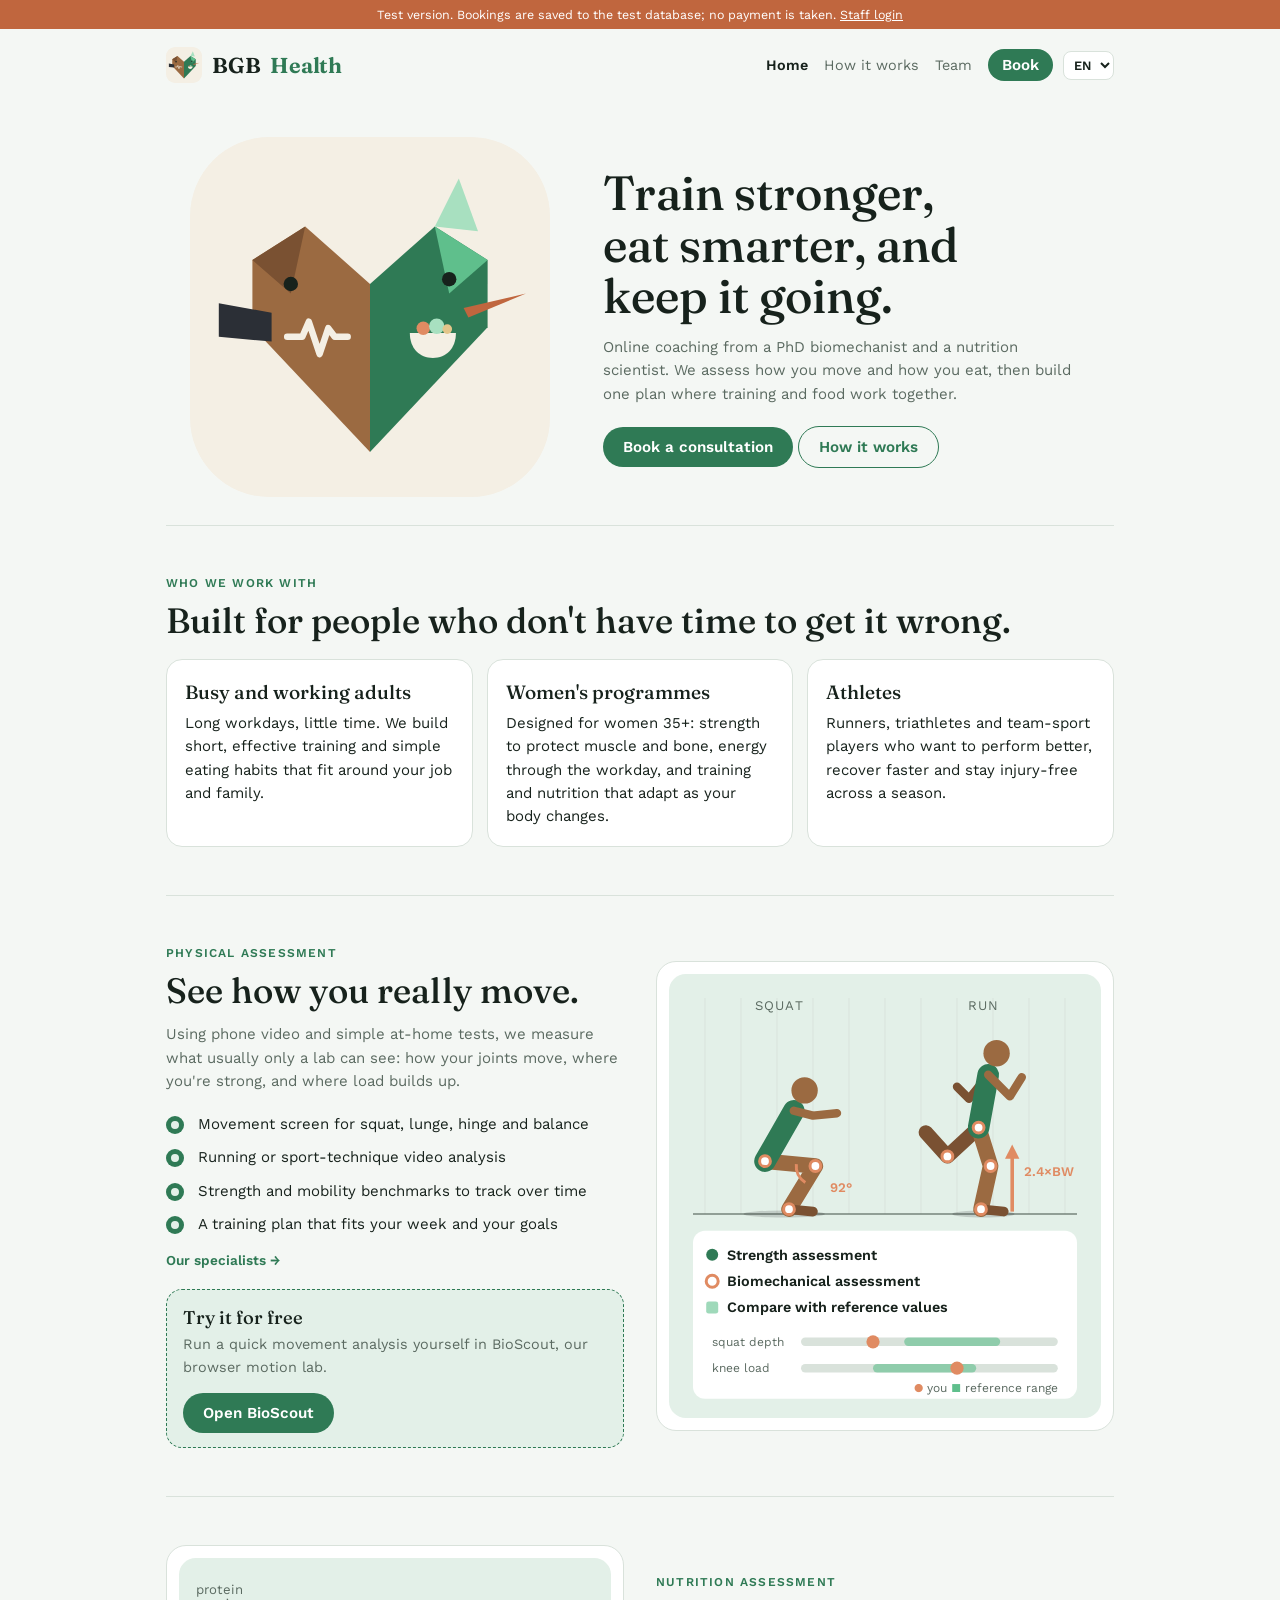
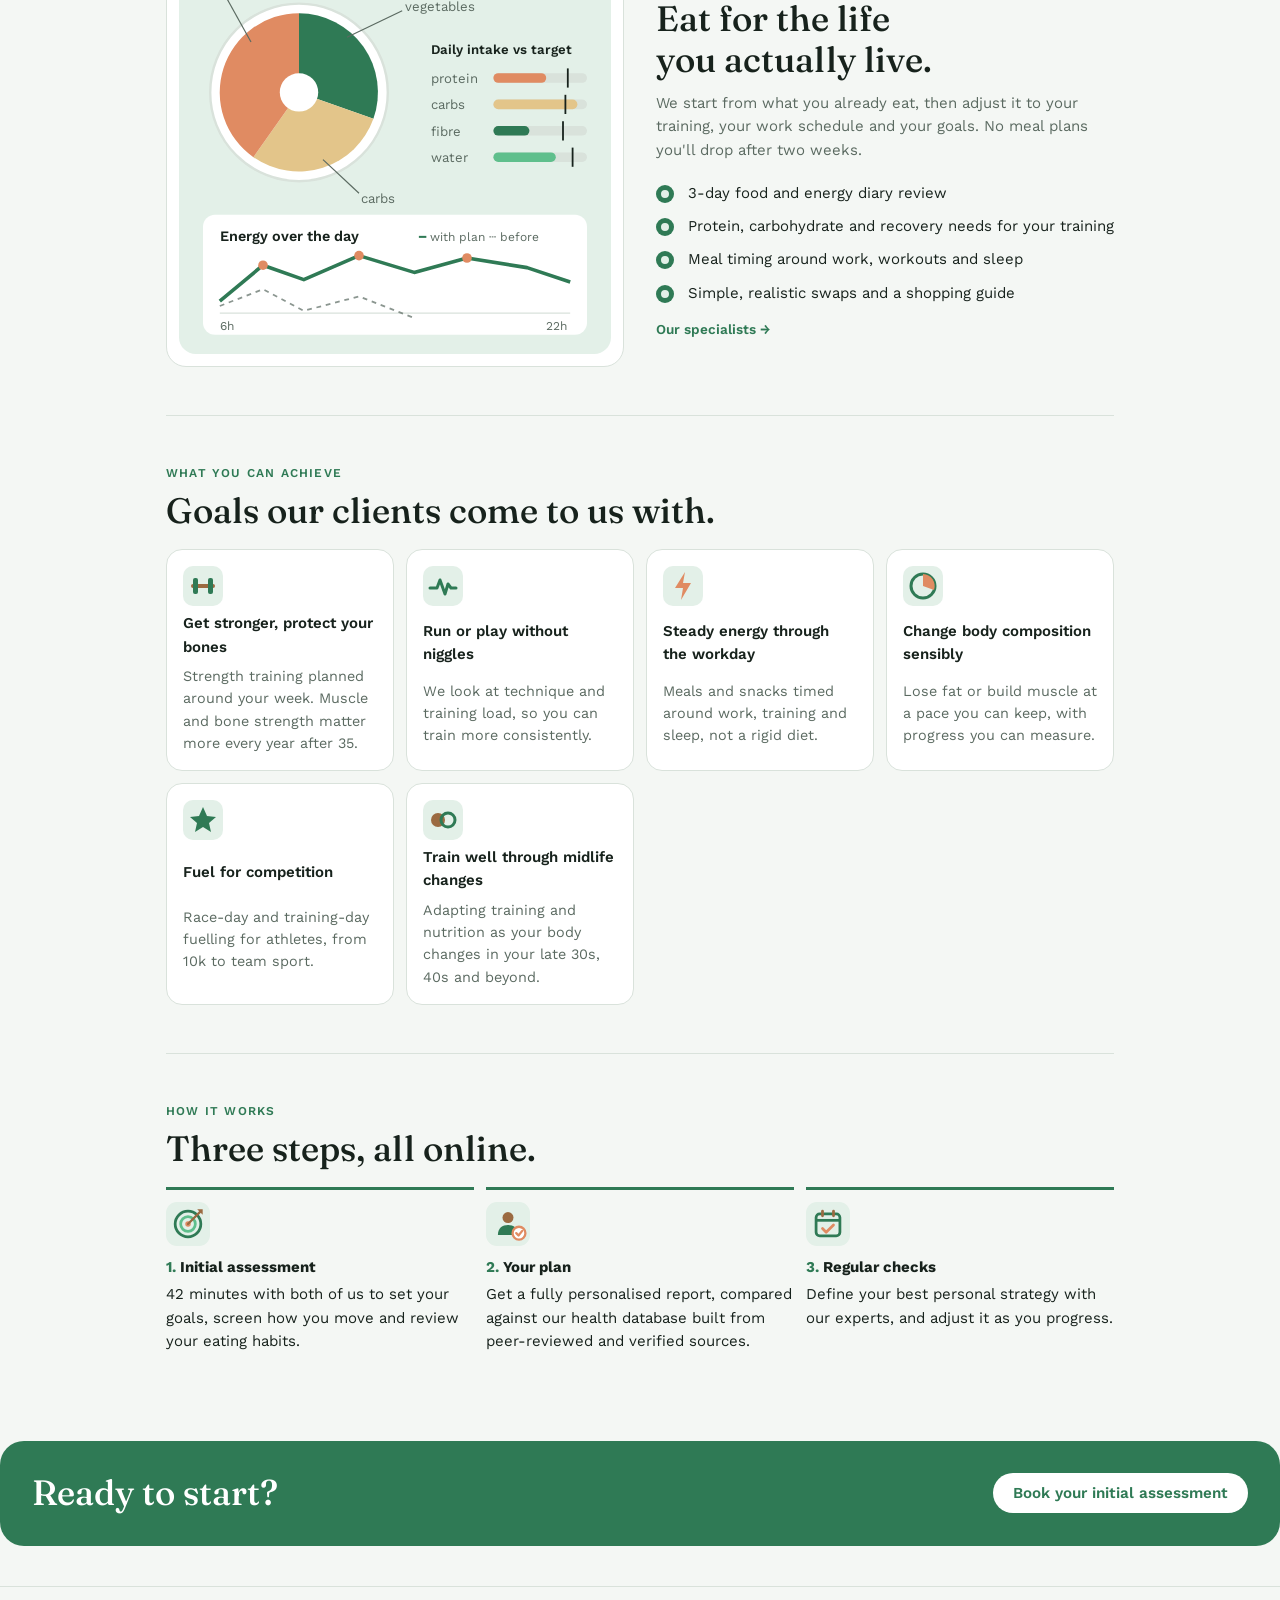
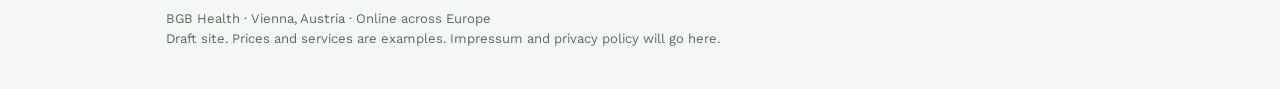
<file: index.html>
<!doctype html><meta charset="utf-8"><title>BGB Health</title><link rel="icon" href="bgb-icon.svg"><meta http-equiv="refresh" content="0;url=site/"><script>location.replace("site/")</script><a href="site/">BGB Health</a>
</file>
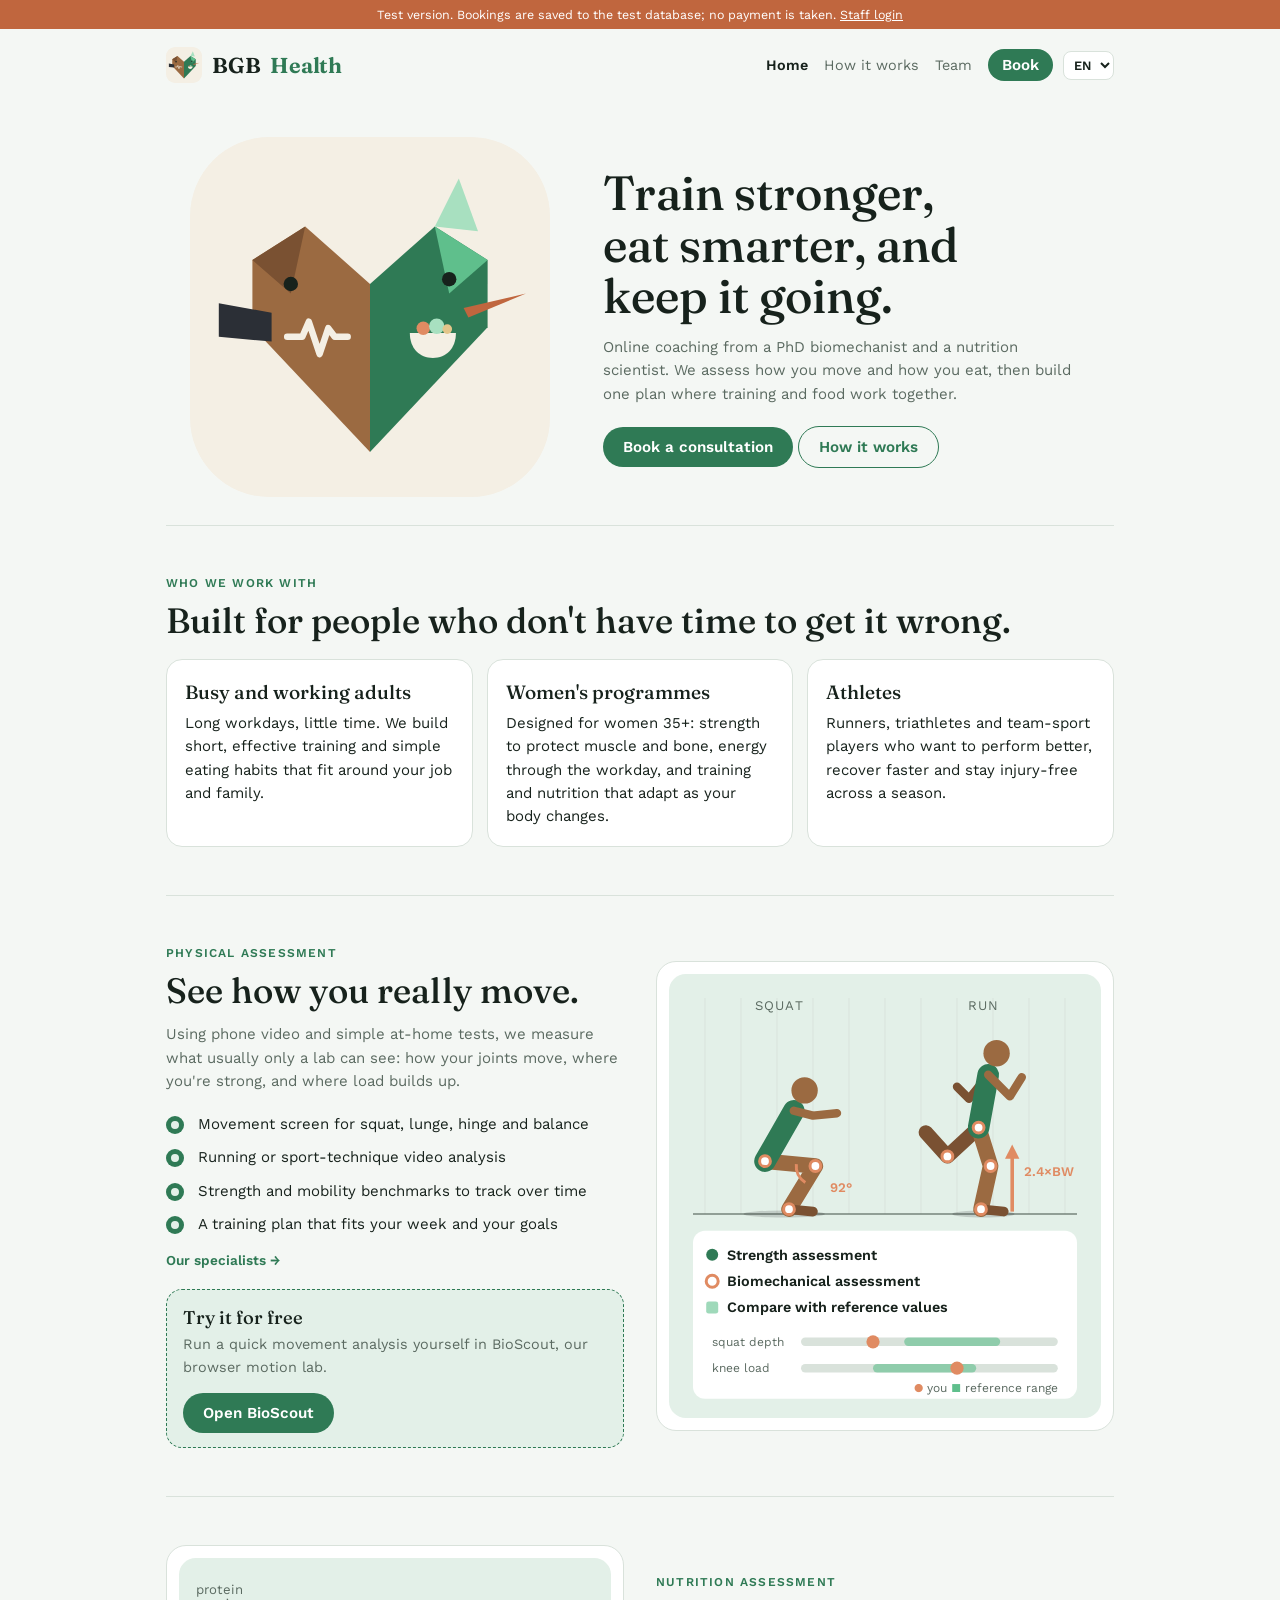
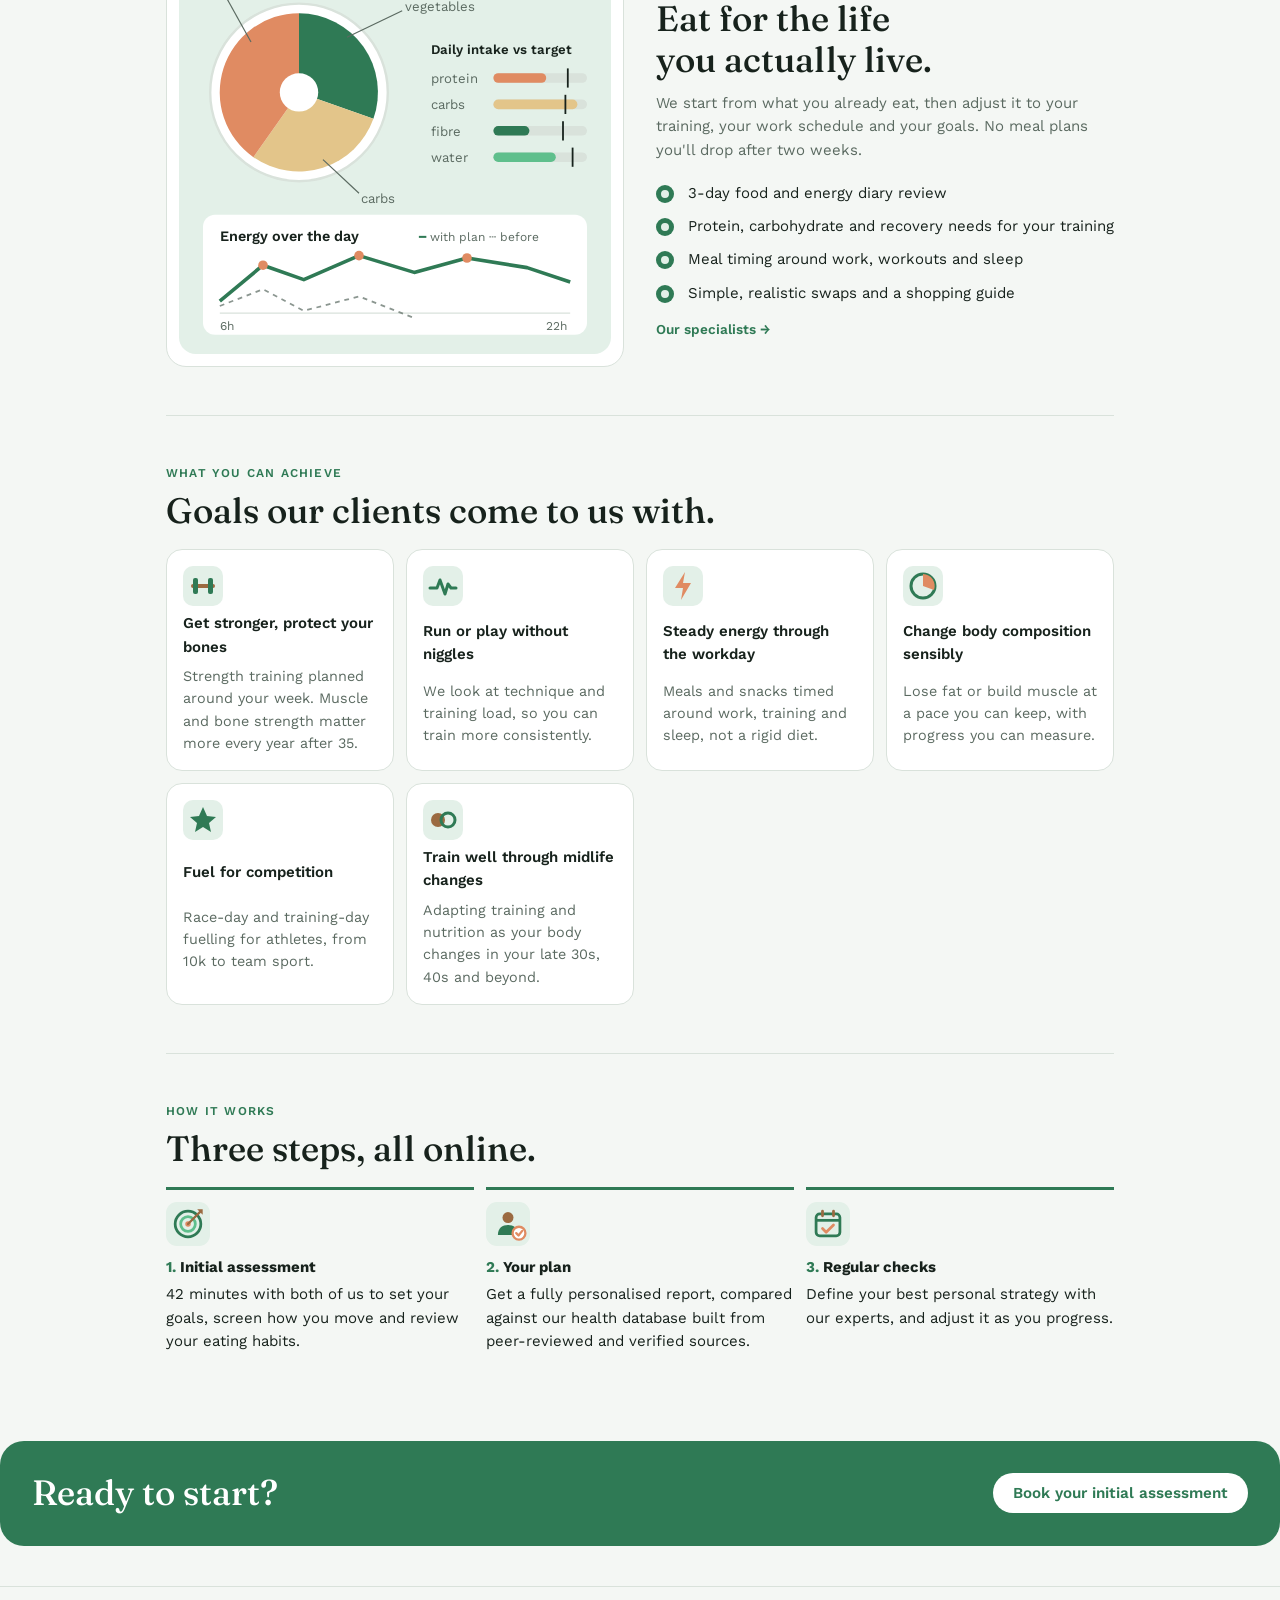
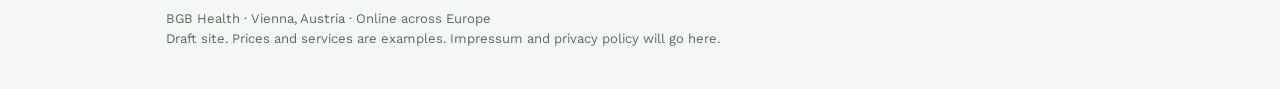
<file: site/index.html>
<!doctype html>
<html lang="en"><head><meta charset="utf-8"><meta name="viewport" content="width=device-width, initial-scale=1">
<script>if(window.top!==window.self){try{window.top.location.replace(location.href)}catch(e){}}</script>
<link rel="manifest" href="manifest.webmanifest"><link rel="icon" href="../bgb-icon.svg" type="image/svg+xml"><link rel="apple-touch-icon" href="../bgb-192.png"><meta name="theme-color" content="#2f7a55">
<title>BGB Health</title>
<link rel="stylesheet" href="https://fonts.googleapis.com/css2?family=Fraunces:opsz,wght@9..144,500;9..144,650&family=Work+Sans:wght@400;500;600&display=swap">
<link rel="stylesheet" href="site.css">
<script src="i18n.js"></script>
</head><body>
<div class="draft">Test version. Bookings are saved to the test database; no payment is taken. <a href="../bookings/">Staff login</a></div>
<div class="w">
<header><a href="index.html" class="logo" style="display:flex;align-items:center;gap:10px;color:inherit;text-decoration:none"><img src="../bgb-icon.svg" alt="" width="36" height="36" style="border-radius:9px">BGB <span>Health</span></a>
<nav class="topnav"><a href="index.html" class=on>Home</a><a href="index.html#how">How it works</a><a href="team.html">Team</a><a class="btn" href="book.html" style="padding:7px 14px;color:#fff;margin-left:16px">Book</a></nav></header>
<div class="hero hero-logo">
 <div class="biglogo"><img src="../bgb-icon.svg" alt="BGB Health logo"></div>
 <div>
  <h1>Train stronger, eat smarter, and keep it going.</h1>
  <p class="lede">Online coaching from a PhD biomechanist and a nutrition scientist. We assess how you move and how you eat, then build one plan where training and food work together.</p>
  <a class="btn" href="book.html">Book a consultation</a> <a class="btn ghost" href="#how">How it works</a>
 </div>
</div>

<section class="band">
 <p class="eyebrow">Who we work with</p>
 <h2 class="h2">Built for people who don't have time to get it wrong.</h2>
 <div class="aud">
  <div><b>Busy and working adults</b>Long workdays, little time. We build short, effective training and simple eating habits that fit around your job and family.</div>
  <div><b>Women's programmes</b>Designed for women 35+: strength to protect muscle and bone, energy through the workday, and training and nutrition that adapt as your body changes.</div>
  <div><b>Athletes</b>Runners, triathletes and team-sport players who want to perform better, recover faster and stay injury-free across a season.</div>
 </div>
</section>

<section class="band" id="how">
 <div class="split">
  <div>
   <p class="eyebrow">Physical assessment</p>
   <h2 class="h2">See how you really move.</h2>
   <p class="lede">Using phone video and simple at-home tests, we measure what usually only a lab can see: how your joints move, where you're strong, and where load builds up.</p>
   <ul class="ticks"><li>Movement screen for squat, lunge, hinge and balance</li><li>Running or sport-technique video analysis</li><li>Strength and mobility benchmarks to track over time</li><li>A training plan that fits your week and your goals</li></ul>
   <p class="spec"><a href="team.html#basilio">Our specialists →</a></p>
   <div class="try"><div><b>Try it for free</b><span>Run a quick movement analysis yourself in BioScout, our browser motion lab.</span></div><a class="btn" href="https://basgoncalves.github.io/bioscout-web/?lab=1#viewHome" target="_blank" rel="noopener">Open BioScout</a></div>
  </div>
  <div class="art"><svg viewBox="0 0 360 370" role="img" aria-label="A squatting and a running figure with measured joints, plus a comparison with reference values">
<rect width="360" height="370" rx="14" fill="var(--accent2)"/>
<g stroke="var(--line)" stroke-width="1" opacity=".7"><line x1="30" y1="20" x2="30" y2="200"/><line x1="60" y1="20" x2="60" y2="200"/><line x1="90" y1="20" x2="90" y2="200"/><line x1="120" y1="20" x2="120" y2="200"/><line x1="150" y1="20" x2="150" y2="200"/><line x1="180" y1="20" x2="180" y2="200"/><line x1="210" y1="20" x2="210" y2="200"/><line x1="240" y1="20" x2="240" y2="200"/><line x1="270" y1="20" x2="270" y2="200"/><line x1="300" y1="20" x2="300" y2="200"/><line x1="330" y1="20" x2="330" y2="200"/></g>
<line x1="20" y1="200" x2="340" y2="200" stroke="var(--muted)" stroke-width="1.5" opacity=".6"/>
<text x="92" y="30" text-anchor="middle" font-family="Work Sans,sans-serif" font-size="11" fill="var(--muted)" letter-spacing="1">SQUAT</text>
<text x="262" y="30" text-anchor="middle" font-family="Work Sans,sans-serif" font-size="11" fill="var(--muted)" letter-spacing="1">RUN</text>
<g>
<ellipse cx="96" cy="200" rx="34" ry="3" fill="#000" opacity=".15"/>
<polyline points="80,156 122,160 100,196" fill="none" stroke="#9b6a41" stroke-width="13" stroke-linecap="round" stroke-linejoin="round"/><polyline points="100,196 120,198" fill="none" stroke="#7a5132" stroke-width="8" stroke-linecap="round" stroke-linejoin="round"/>
<polyline points="80,156 104,114" fill="none" stroke="#2f7a55" stroke-width="18" stroke-linecap="round" stroke-linejoin="round"/>
<circle cx="113" cy="97" r="11" fill="#9b6a41"/>
<polyline points="104,114 120,118 140,116" fill="none" stroke="#9b6a41" stroke-width="7" stroke-linecap="round" stroke-linejoin="round"/>
<path d="M106.1 158.5 A16 16 0 0 0 113.6 173.8" fill="none" stroke="#e08b62" stroke-width="2.5"/>
<text x="134" y="182" font-family="Work Sans,sans-serif" font-size="11" fill="#e08b62" font-weight="600">92°</text>
<circle cx="80" cy="156" r="4.5" fill="#fff" stroke="#e08b62" stroke-width="2.5"/><circle cx="122" cy="160" r="4.5" fill="#fff" stroke="#e08b62" stroke-width="2.5"/><circle cx="100" cy="196" r="4.5" fill="#fff" stroke="#e08b62" stroke-width="2.5"/>
</g>
<g>
<ellipse cx="262" cy="200" rx="26" ry="3" fill="#000" opacity=".15"/>
<polyline points="258,128 232,152 214,132" fill="none" stroke="#7a5132" stroke-width="12" stroke-linecap="round" stroke-linejoin="round"/>
<polyline points="266,84 250,104 240,94" fill="none" stroke="#7a5132" stroke-width="7" stroke-linecap="round" stroke-linejoin="round"/>
<polyline points="258,128 268,160 260,196" fill="none" stroke="#9b6a41" stroke-width="13" stroke-linecap="round" stroke-linejoin="round"/><polyline points="260,196 279,198" fill="none" stroke="#7a5132" stroke-width="8" stroke-linecap="round" stroke-linejoin="round"/>
<polyline points="258,128 266,84" fill="none" stroke="#2f7a55" stroke-width="18" stroke-linecap="round" stroke-linejoin="round"/>
<circle cx="273" cy="66" r="11" fill="#9b6a41"/>
<polyline points="266,84 284,102 294,86" fill="none" stroke="#9b6a41" stroke-width="7" stroke-linecap="round" stroke-linejoin="round"/>
<line x1="286" y1="198" x2="286" y2="150" stroke="#e08b62" stroke-width="3"/><polygon points="280,154 286,142 292,154" fill="#e08b62"/>
<text x="296" y="168" font-family="Work Sans,sans-serif" font-size="11" fill="#e08b62" font-weight="600">2.4×BW</text>
<circle cx="258" cy="128" r="4.5" fill="#fff" stroke="#e08b62" stroke-width="2.5"/><circle cx="268" cy="160" r="4.5" fill="#fff" stroke="#e08b62" stroke-width="2.5"/><circle cx="260" cy="196" r="4.5" fill="#fff" stroke="#e08b62" stroke-width="2.5"/><circle cx="232" cy="152" r="4.5" fill="#fff" stroke="#e08b62" stroke-width="2.5"/>
</g>
<g font-family="Work Sans,sans-serif" font-size="12">
<rect x="20" y="214" width="320" height="140" rx="10" fill="var(--card)"/>
<circle cx="36" cy="234" r="5" fill="#2f7a55"/><text x="48" y="238" fill="var(--fg)" font-weight="600">Strength assessment</text>
<circle cx="36" cy="256" r="5" fill="#fff" stroke="#e08b62" stroke-width="2.5"/><text x="48" y="260" fill="var(--fg)" font-weight="600">Biomechanical assessment</text>
<rect x="31" y="273" width="10" height="10" rx="2" fill="#5fbf8c" opacity=".6"/><text x="48" y="282" fill="var(--fg)" font-weight="600">Compare with reference values</text>
<text x="36" y="310" font-size="10" fill="var(--muted)">squat depth</text><rect x="110" y="303" width="214" height="7" rx="3.5" fill="var(--line)"/><rect x="196" y="303" width="80" height="7" rx="3.5" fill="#5fbf8c" opacity=".6"/><circle cx="170" cy="306.5" r="5.5" fill="#e08b62"/>
<text x="36" y="332" font-size="10" fill="var(--muted)">knee load</text><rect x="110" y="325" width="214" height="7" rx="3.5" fill="var(--line)"/><rect x="170" y="325" width="86" height="7" rx="3.5" fill="#5fbf8c" opacity=".6"/><circle cx="240" cy="328.5" r="5.5" fill="#e08b62"/>
<text x="324" y="348" text-anchor="end" font-size="10" fill="var(--muted)"><tspan fill="#e08b62">●</tspan> you  <tspan fill="#5fbf8c">■</tspan> reference range</text>
</g></svg></div>
 </div>
</section>

<section class="band">
 <div class="split rev">
  <div>
   <p class="eyebrow">Nutrition assessment</p>
   <h2 class="h2">Eat for the life you actually live.</h2>
   <p class="lede">We start from what you already eat, then adjust it to your training, your work schedule and your goals. No meal plans you'll drop after two weeks.</p>
   <ul class="ticks"><li>3-day food and energy diary review</li><li>Protein, carbohydrate and recovery needs for your training</li><li>Meal timing around work, workouts and sleep</li><li>Simple, realistic swaps and a shopping guide</li></ul>
   <p class="spec"><a href="team.html#gwen">Our specialists →</a></p>
  </div>
  <div class="art"><svg viewBox="0 0 360 330" role="img" aria-label="Plate split into food groups, daily macros compared with targets and energy over the day">
<rect width="360" height="330" rx="14" fill="var(--accent2)"/>
<circle cx="100" cy="112" r="74" fill="#fff" stroke="var(--line)" stroke-width="2"/>
<path d="M100 112 L100 46 A66 66 0 0 1 162 134Z" fill="#2f7a55"/>
<path d="M100 112 L162 134 A66 66 0 0 1 62 166Z" fill="#e3c58a"/>
<path d="M100 112 L62 166 A66 66 0 0 1 100 46Z" fill="#e08b62"/>
<circle cx="100" cy="112" r="16" fill="#fff"/>
<g font-family="Work Sans,sans-serif" font-size="11" fill="var(--muted)"><line x1="140" y1="66" x2="186" y2="44" stroke="var(--muted)"/><text x="188" y="44">vegetables</text>
<line x1="44" y1="92" x2="18" y2="70" stroke="var(--muted)" opacity="0"/><text x="14" y="30">protein</text><line x1="40" y1="34" x2="60" y2="70" stroke="var(--muted)"/>
<line x1="120" y1="168" x2="150" y2="196" stroke="var(--muted)"/><text x="152" y="204">carbs</text></g>
<g font-family="Work Sans,sans-serif" font-size="11"><text x="210" y="80" fill="var(--fg)" font-weight="600">Daily intake vs target</text>
<text x="210" y="104" fill="var(--muted)">protein</text><rect x="262" y="96" width="78" height="8" rx="4" fill="var(--line)"/><rect x="262" y="96" width="44" height="8" rx="4" fill="#e08b62"/><line x1="324" y1="92" x2="324" y2="108" stroke="var(--fg)" stroke-width="1.5"/><text x="210" y="126" fill="var(--muted)">carbs</text><rect x="262" y="118" width="78" height="8" rx="4" fill="var(--line)"/><rect x="262" y="118" width="70" height="8" rx="4" fill="#e3c58a"/><line x1="322" y1="114" x2="322" y2="130" stroke="var(--fg)" stroke-width="1.5"/><text x="210" y="148" fill="var(--muted)">fibre</text><rect x="262" y="140" width="78" height="8" rx="4" fill="var(--line)"/><rect x="262" y="140" width="30" height="8" rx="4" fill="#2f7a55"/><line x1="320" y1="136" x2="320" y2="152" stroke="var(--fg)" stroke-width="1.5"/><text x="210" y="170" fill="var(--muted)">water</text><rect x="262" y="162" width="78" height="8" rx="4" fill="var(--line)"/><rect x="262" y="162" width="52" height="8" rx="4" fill="#5fbf8c"/><line x1="328" y1="158" x2="328" y2="174" stroke="var(--fg)" stroke-width="1.5"/>
</g>
<rect x="20" y="214" width="320" height="100" rx="10" fill="var(--card)"/>
<text x="34" y="236" font-family="Work Sans,sans-serif" font-size="12" fill="var(--fg)" font-weight="600">Energy over the day</text>
<line x1="34" y1="296" x2="326" y2="296" stroke="var(--line)"/>
<polyline points="34,286 70,256 104,268 150,248 196,262 240,250 290,258 326,270" fill="none" stroke="#2f7a55" stroke-width="3" stroke-linejoin="round"/>
<polyline points="34,290 70,276 104,294 150,282 196,300" fill="none" stroke="var(--muted)" stroke-width="1.5" stroke-dasharray="4 4" opacity=".7"/>
<g fill="#e08b62"><circle cx="70" cy="256" r="4"/><circle cx="150" cy="248" r="4"/><circle cx="240" cy="250" r="4"/></g>
<g font-family="Work Sans,sans-serif" font-size="10" fill="var(--muted)"><text x="34" y="310">6h</text><text x="306" y="310">22h</text><text x="200" y="236"><tspan fill="#2f7a55">━</tspan> with plan  ┄ before</text></g>
</svg></div>
 </div>
</section>

<section class="band">
 <p class="eyebrow">What you can achieve</p>
 <h2 class="h2">Goals our clients come to us with.</h2>
 <div class="goals"><div class="goal"><svg viewBox="0 0 40 40" aria-hidden="true"><rect width="40" height="40" rx="10" fill="var(--accent2)"/><rect x="8" y="18" width="24" height="4" rx="2" fill="#9b6a41"/><rect x="10" y="12" width="5" height="16" rx="2" fill="#2f7a55"/><rect x="25" y="12" width="5" height="16" rx="2" fill="#2f7a55"/></svg><b>Get stronger, protect your bones</b><span>Strength training planned around your week. Muscle and bone strength matter more every year after 35.</span></div><div class="goal"><svg viewBox="0 0 40 40" aria-hidden="true"><rect width="40" height="40" rx="10" fill="var(--accent2)"/><polyline points="7,22 14,22 17,14 22,28 25,18 28,22 33,22" fill="none" stroke="#2f7a55" stroke-width="3" stroke-linecap="round" stroke-linejoin="round"/></svg><b>Run or play without niggles</b><span>We look at technique and training load, so you can train more consistently.</span></div><div class="goal"><svg viewBox="0 0 40 40" aria-hidden="true"><rect width="40" height="40" rx="10" fill="var(--accent2)"/><path d="M22 6 L12 22 H20 L18 34 L28 17 H20Z" fill="#e08b62"/></svg><b>Steady energy through the workday</b><span>Meals and snacks timed around work, training and sleep, not a rigid diet.</span></div><div class="goal"><svg viewBox="0 0 40 40" aria-hidden="true"><rect width="40" height="40" rx="10" fill="var(--accent2)"/><circle cx="20" cy="20" r="12" fill="none" stroke="#2f7a55" stroke-width="3"/><path d="M20 20 L20 8 A12 12 0 0 1 31 24Z" fill="#e08b62"/></svg><b>Change body composition sensibly</b><span>Lose fat or build muscle at a pace you can keep, with progress you can measure.</span></div><div class="goal"><svg viewBox="0 0 40 40" aria-hidden="true"><rect width="40" height="40" rx="10" fill="var(--accent2)"/><polygon points="20,7 24,16 33,17 26,23 28,32 20,27 12,32 14,23 7,17 16,16" fill="#2f7a55"/></svg><b>Fuel for competition</b><span>Race-day and training-day fuelling for athletes, from 10k to team sport.</span></div><div class="goal"><svg viewBox="0 0 40 40" aria-hidden="true"><rect width="40" height="40" rx="10" fill="var(--accent2)"/><circle cx="15" cy="20" r="7" fill="#9b6a41"/><circle cx="25" cy="20" r="7" fill="none" stroke="#2f7a55" stroke-width="3"/></svg><b>Train well through midlife changes</b><span>Adapting training and nutrition as your body changes in your late 30s, 40s and beyond.</span></div></div>
</section>

<section class="band">
 <p class="eyebrow">How it works</p>
 <h2 class="h2">Three steps, all online.</h2>
 <div class="steps3">
  <div><svg class="sic" viewBox="0 0 48 48" aria-hidden="true"><rect width="48" height="48" rx="12" fill="var(--accent2)"/><circle cx="24" cy="24" r="14" fill="none" stroke="#2f7a55" stroke-width="3"/><circle cx="24" cy="24" r="8" fill="none" stroke="#5fbf8c" stroke-width="3"/><circle cx="24" cy="24" r="3" fill="#e08b62"/><line x1="24" y1="24" x2="38" y2="10" stroke="#9b6a41" stroke-width="2.5" stroke-linecap="round"/><polygon points="34,8 40,8 40,14" fill="#9b6a41"/></svg><b>Initial assessment</b>42 minutes with both of us to set your goals, screen how you move and review your eating habits.</div>
  <div><svg class="sic" viewBox="0 0 48 48" aria-hidden="true"><rect width="48" height="48" rx="12" fill="var(--accent2)"/><circle cx="24" cy="17" r="6" fill="#9b6a41"/><path d="M13 36 C13 28 18 25 24 25 C30 25 35 28 35 36Z" fill="#2f7a55"/><circle cx="36" cy="34" r="7" fill="var(--card)" stroke="#e08b62" stroke-width="2.5"/><polyline points="33,34 35.5,36.5 39.5,31.5" fill="none" stroke="#e08b62" stroke-width="2.5" stroke-linecap="round" stroke-linejoin="round"/></svg><b>Your plan</b>Get a fully personalised report, compared against our health database built from peer-reviewed and verified sources.</div>
  <div><svg class="sic" viewBox="0 0 48 48" aria-hidden="true"><rect width="48" height="48" rx="12" fill="var(--accent2)"/><rect x="11" y="13" width="26" height="24" rx="4" fill="none" stroke="#2f7a55" stroke-width="3"/><line x1="11" y1="20" x2="37" y2="20" stroke="#2f7a55" stroke-width="3"/><line x1="18" y1="10" x2="18" y2="15" stroke="#9b6a41" stroke-width="3" stroke-linecap="round"/><line x1="30" y1="10" x2="30" y2="15" stroke="#9b6a41" stroke-width="3" stroke-linecap="round"/><polyline points="18,29 22,33 30,25" fill="none" stroke="#e08b62" stroke-width="3" stroke-linecap="round" stroke-linejoin="round"/></svg><b>Regular checks</b>Define your best personal strategy with our experts, and adjust it as you progress.</div>
 </div>
 </div>
 <div class="cta"><h2 class="h2">Ready to start?</h2><a class="btn" href="book.html">Book your initial assessment</a></div>
</section>
</div>
<footer><div class="w">BGB Health · Vienna, Austria · Online across Europe<br>Draft site. Prices and services are examples. Impressum and privacy policy will go here.</div></footer>
<script src="track.js" defer></script>
</body></html>
</file>
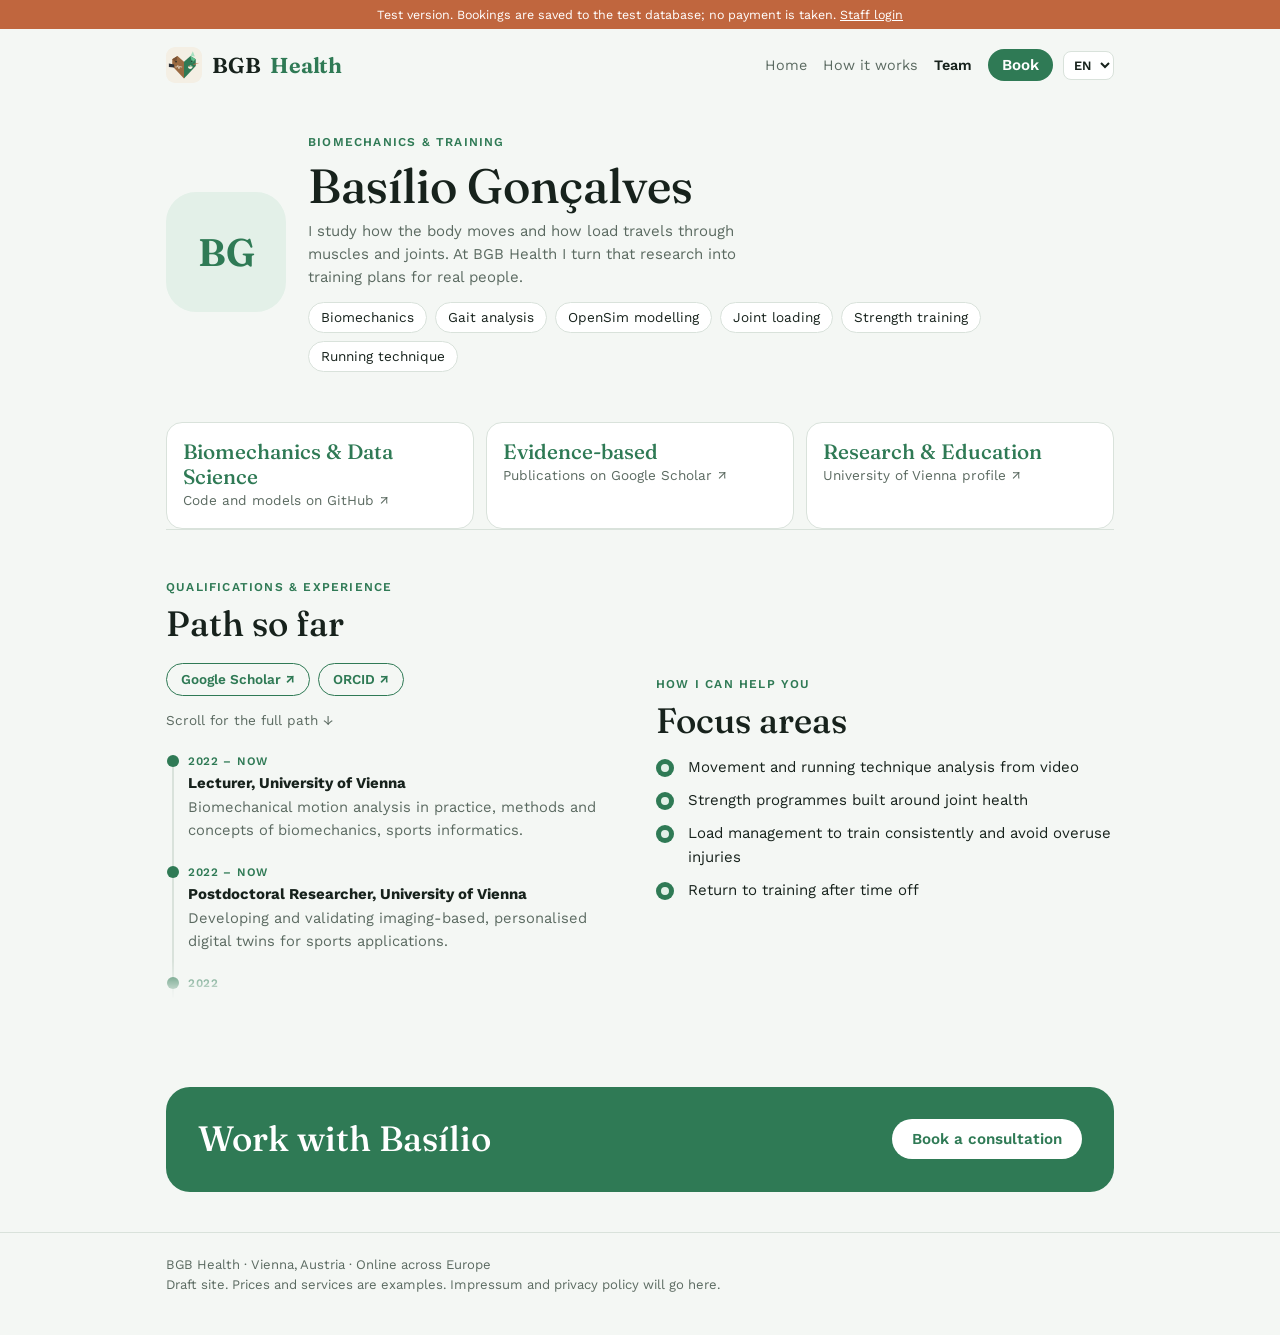
<file: site/basilio.html>
<!doctype html>
<html lang="en"><head><meta charset="utf-8"><meta name="viewport" content="width=device-width, initial-scale=1">
<script>if(window.top!==window.self){try{window.top.location.replace(location.href)}catch(e){}}</script>
<link rel="manifest" href="manifest.webmanifest"><link rel="icon" href="../bgb-icon.svg" type="image/svg+xml"><link rel="apple-touch-icon" href="../bgb-192.png"><meta name="theme-color" content="#2f7a55">
<title>Basílio Gonçalves · BGB Health</title>
<link rel="stylesheet" href="https://fonts.googleapis.com/css2?family=Fraunces:opsz,wght@9..144,500;9..144,650&family=Work+Sans:wght@400;500;600&display=swap">
<link rel="stylesheet" href="site.css">
<script src="i18n.js"></script>
</head><body>
<div class="draft">Test version. Bookings are saved to the test database; no payment is taken. <a href="../bookings/">Staff login</a></div>
<div class="w">
<header><a href="index.html" class="logo" style="display:flex;align-items:center;gap:10px;color:inherit;text-decoration:none"><img src="../bgb-icon.svg" alt="" width="36" height="36" style="border-radius:9px">BGB <span>Health</span></a>
<nav class="topnav"><a href="index.html">Home</a><a href="index.html#how">How it works</a><a href="team.html" class=on>Team</a><a class="btn" href="book.html" style="padding:7px 14px;color:#fff;margin-left:16px">Book</a></nav></header>
<section class="cvhero"><div class="big-av">BG</div><div><p class="eyebrow">Biomechanics &amp; training</p><h1 style="margin:0 0 8px">Basílio Gonçalves</h1><p class="lede" style="margin:0">I study how the body moves and how load travels through muscles and joints. At BGB Health I turn that research into training plans for real people.</p><div class="chips"><span>Biomechanics</span><span>Gait analysis</span><span>OpenSim modelling</span><span>Joint loading</span><span>Strength training</span><span>Running technique</span></div></div></section>
<div class="stats">
<a class="stat-link" href="https://github.com/basgoncalves" target="_blank" rel="noopener"><b>Biomechanics &amp; Data Science</b><span>Code and models on GitHub ↗</span></a>
<a class="stat-link" href="https://scholar.google.com/citations?user=_hiFpcwAAAAJ&amp;hl=en" target="_blank" rel="noopener"><b>Evidence-based</b><span>Publications on Google Scholar ↗</span></a>
<a class="stat-link" href="https://ucrisportal.univie.ac.at/en/persons/basilio-goncalves/" target="_blank" rel="noopener"><b>Research &amp; Education</b><span>University of Vienna profile ↗</span></a>
</div>
<section class="band"><div class="split"><div><p class="eyebrow">Qualifications &amp; experience</p><h2 class="h2">Path so far</h2><div class="chips" style="margin-top:18px"><a class="pill-link" href="https://scholar.google.com/citations?user=_hiFpcwAAAAJ&hl=en" target="_blank" rel="noopener">Google Scholar ↗</a><a class="pill-link" href="https://orcid.org/0000-0002-2757-2979" target="_blank" rel="noopener">ORCID ↗</a></div><p class="spec" style="margin:14px 0 0;color:var(--muted)">Scroll for the full path ↓</p><ul class="tl tl-scroll" tabindex="0" aria-label="Career timeline, scrollable"><li><small>2022 – now</small><b>Lecturer, University of Vienna</b><span>Biomechanical motion analysis in practice, methods and concepts of biomechanics, sports informatics.</span></li><li><small>2022 – now</small><b>Postdoctoral Researcher, University of Vienna</b><span>Developing and validating imaging-based, personalised digital twins for sports applications.</span></li><li><small>2022</small><b>Research Consultant, University of Lisbon</b><span>Portugal</span></li><li><small>2018 – 2022</small><b>PhD in Biomechanics, Griffith University</b><span>Brisbane, Australia</span></li><li><small>2019 – 2020</small><b>Lecturer and Data Analysis Instructor, Griffith University</b><span>Taught courses and maintained the R code used in teaching.</span></li><li><small>2018 – 2021</small><b>Laboratory Instructor, Griffith University</b><span>Advanced exercise science, exercise programming and prescription, research methods and statistics, injury prevention.</span></li><li><small>2017 – 2018</small><b>Research Assistant, Griffith University / CSIRO</b><span>Vicon, MATLAB and Python to record and analyse EMG and ultrasound data for musculoskeletal models of muscle energetics.</span></li><li><small>2017 – 2018</small><b>Research Assistant, University of Lisbon</b><span>Portugal</span></li><li><small>2015 – 2017</small><b>MSc in Biomechanics, University of Jyväskylä</b><span>Finland</span></li><li><small>2015 – 2017</small><b>Youth Strength &amp; Conditioning Coach, Kometta FC</b><span>Finland</span></li><li><small>2013 – 2015</small><b>Exercise Physiologist, Sport Lisboa e Benfica</b><span>Portugal</span></li><li><small>2011 – 2014</small><b>BSc in Sport Sciences, University of Lisbon</b><span>Portugal</span></li></ul></div>
<div><p class="eyebrow">How I can help you</p><h2 class="h2">Focus areas</h2><ul class="ticks"><li>Movement and running technique analysis from video</li><li>Strength programmes built around joint health</li><li>Load management to train consistently and avoid overuse injuries</li><li>Return to training after time off</li></ul></div></div></section>
<div class="cta"><h2 class="h2">Work with Basílio</h2><a class="btn" href="book.html">Book a consultation</a></div>
</div>
<footer><div class="w">BGB Health · Vienna, Austria · Online across Europe<br>Draft site. Prices and services are examples. Impressum and privacy policy will go here.</div></footer>
<script src="track.js" defer></script>
</body></html>
</file>
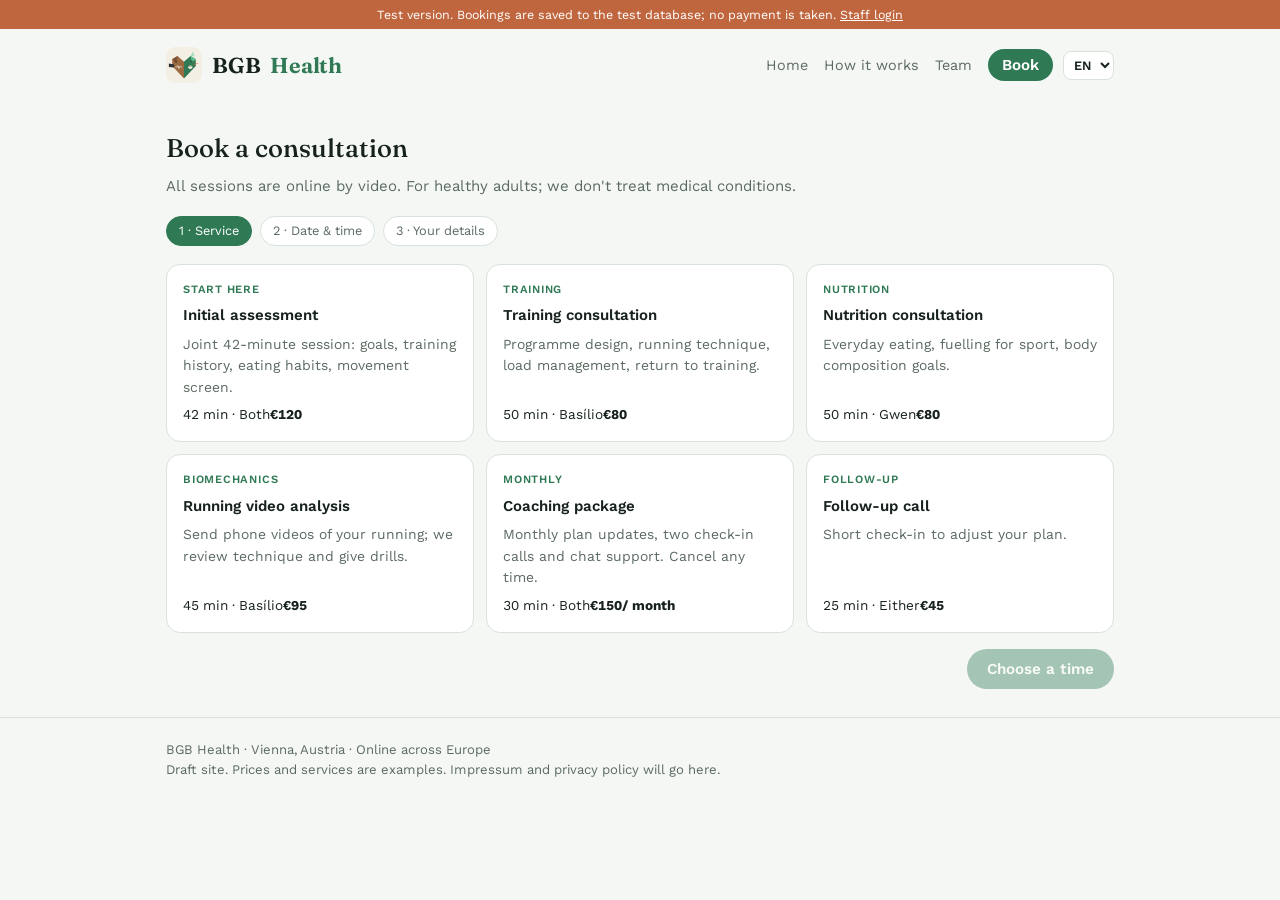
<file: site/book.html>
<!doctype html>
<html lang="en"><head><meta charset="utf-8"><meta name="viewport" content="width=device-width, initial-scale=1">
<script>if(window.top!==window.self){try{window.top.location.replace(location.href)}catch(e){}}</script>
<link rel="manifest" href="manifest.webmanifest"><link rel="icon" href="../bgb-icon.svg" type="image/svg+xml"><link rel="apple-touch-icon" href="../bgb-192.png"><meta name="theme-color" content="#2f7a55">
<title>Book · BGB Health</title>
<link rel="stylesheet" href="https://fonts.googleapis.com/css2?family=Fraunces:opsz,wght@9..144,500;9..144,650&family=Work+Sans:wght@400;500;600&display=swap">
<link rel="stylesheet" href="site.css">
<script src="i18n.js"></script>
</head><body>
<div class="draft">Test version. Bookings are saved to the test database; no payment is taken. <a href="../bookings/">Staff login</a></div>
<div class="w">
<header><a href="index.html" class="logo" style="display:flex;align-items:center;gap:10px;color:inherit;text-decoration:none"><img src="../bgb-icon.svg" alt="" width="36" height="36" style="border-radius:9px">BGB <span>Health</span></a>
<nav class="topnav"><a href="index.html">Home</a><a href="index.html#how">How it works</a><a href="team.html">Team</a><a class="btn" href="book.html" style="padding:7px 14px;color:#fff;margin-left:16px">Book</a></nav></header>
<section id="book">
<h2 id="services">Book a consultation</h2>
<p class="sub">All sessions are online by video. For healthy adults; we don't treat medical conditions.</p>
<div class="steps" id="steps"><span class="on">1 · Service</span><span>2 · Date &amp; time</span><span>3 · Your details</span></div>

<div id="st1"><div class="svc" id="svc"></div>
<div class="nav"><span></span><button class="btn" id="n1" disabled>Choose a time</button></div></div>

<div id="st2" hidden><div class="panel">
 <div class="sum" id="sum2"></div>
 <div class="days" id="days"></div>
 <div class="slots" id="slots"></div>
 <p class="sub" style="margin:12px 0 0;font-size:.82rem">Times shown in Vienna time (CET).</p>
</div>
<div class="nav"><button class="btn ghost" data-back="1">Back</button><button class="btn" id="n2" disabled>Continue</button></div></div>

<div id="st3" hidden><div class="panel">
 <div class="sum" id="sum3"></div>
 <form id="f">
  <div class="two"><label for="nm">Full name<input id="nm" required autocomplete="name"></label>
  <label for="em">Email<input id="em" type="email" required autocomplete="email"></label></div>
  <label for="goal">What would you like help with?<textarea id="goal" rows="3" placeholder="e.g. first half marathon in spring, want to fuel properly"></textarea></label>
  <label class="check" for="hc"><input id="hc" type="checkbox" required> I'm a healthy adult and not looking for treatment of a medical condition.</label>
  <label class="check" for="gd"><input id="gd" type="checkbox" required> I agree that BGB Health stores my details to run the consultation (privacy policy).</label>
  <div class="nav"><button type="button" class="btn ghost" data-back="2">Back</button><button class="btn" id="pay">Confirm and pay</button></div>
 </form>
</div></div>

<div id="st4" hidden><div class="panel done">
 <div class="ok">✓</div><h2>Booking received</h2>
 <p class="sub" id="sum4"></p>
 <p class="sub">Payment and the email with your video link are not live yet in this test version.</p>
 <button class="btn ghost" id="again">Book another</button>
</div></div>
</section>
</div>
<footer><div class="w">BGB Health · Vienna, Austria · Online across Europe<br>Draft site. Prices and services are examples. Impressum and privacy policy will go here.</div></footer>
<script>
const SV=[
 {id:"init",tag:"Start here",t:"Initial assessment",d:"Joint 42-minute session: goals, training history, eating habits, movement screen.",min:42,p:120,who:"Both"},
 {id:"train",tag:"Training",t:"Training consultation",d:"Programme design, running technique, load management, return to training.",min:50,p:80,who:"Basílio"},
 {id:"nutri",tag:"Nutrition",t:"Nutrition consultation",d:"Everyday eating, fuelling for sport, body composition goals.",min:50,p:80,who:"Gwen"},
 {id:"gait",tag:"Biomechanics",t:"Running video analysis",d:"Send phone videos of your running; we review technique and give drills.",min:45,p:95,who:"Basílio"},
 {id:"coach",tag:"Monthly",t:"Coaching package",d:"Monthly plan updates, two check-in calls and chat support. Cancel any time.",min:30,p:150,who:"Both",per:"/ month"},
 {id:"chk",tag:"Follow-up",t:"Follow-up call",d:"Short check-in to adjust your plan.",min:25,p:45,who:"Either"}];
const SB="https://gfzqvaumziuiwfrwhhes.supabase.co",KEY="sb_publishable_NxmiKUulD7hNH6CkUsEwIA_ki8EDWyC";
const H={apikey:KEY,"Content-Type":"application/json"};
function vienna(d,t){const [h,m]=t.split(":").map(Number);const probe=new Date(Date.UTC(d.getFullYear(),d.getMonth(),d.getDate(),h,m));
 const off=new Intl.DateTimeFormat("en-US",{timeZone:"Europe/Vienna",timeZoneName:"longOffset"}).formatToParts(probe).find(x=>x.type==="timeZoneName").value.replace("GMT","")||"+00:00";
 const p=n=>String(n).padStart(2,"0");return `${d.getFullYear()}-${p(d.getMonth()+1)}-${p(d.getDate())}T${t}:00${off}`}
async function taken(d){try{const a=vienna(d,"00:00"),n=new Date(d);n.setDate(n.getDate()+1);
 const r=await fetch(SB+"/rest/v1/rpc/taken_slots",{method:"POST",headers:H,body:JSON.stringify({from_ts:a,to_ts:vienna(n,"00:00")})});
 return r.ok?(await r.json()).map(x=>new Date(x).getTime()):[]}catch{return[]}}
const B={};let step=1;
const $=i=>document.getElementById(i);
const eur=n=>"€"+n;
function go(n){step=n;[1,2,3,4].forEach(i=>$("st"+i).hidden=i!==n);
 [...$("steps").children].forEach((s,i)=>s.classList.toggle("on",i<Math.min(n,3)));
 const s=B.svc,line=s?`<span><b>${s.t}</b> · ${s.min} min</span><span>${eur(s.p)}${s.per||""}</span>`:"";
 $("sum2").innerHTML=line;$("sum3").innerHTML=line+(B.when?`<span style="flex-basis:100%">${B.when}</span>`:"");
 $("book").scrollIntoView({behavior:matchMedia("(prefers-reduced-motion: reduce)").matches?"auto":"smooth"});}
$("svc").innerHTML=SV.map(s=>`<button class="s" aria-pressed="false" data-id="${s.id}"><span class="tag">${s.tag}</span><span class="t">${s.t}</span><span class="d">${s.d}</span><span class="m"><span>${s.min} min · ${s.who}</span><b>${eur(s.p)}${s.per||""}</b></span></button>`).join("");
$("svc").onclick=e=>{const b=e.target.closest(".s");if(!b)return;
 document.querySelectorAll(".s").forEach(x=>x.setAttribute("aria-pressed",x===b));B.svc=SV.find(s=>s.id===b.dataset.id);$("n1").disabled=false};
$("n1").onclick=()=>{drawDays();go(2)};
function drawDays(){const out=[],d=new Date();d.setHours(0,0,0,0);
 while(out.length<10){d.setDate(d.getDate()+1);if(d.getDay()!==0)out.push(new Date(d))}
 $("days").innerHTML=out.map((x,i)=>`<button class="day" aria-pressed="false" data-i="${i}" data-d="${x.toISOString()}"><small>${x.toLocaleDateString(window.BGB_LOCALE||"en-GB",{weekday:"short"})}</small>${x.getDate()} <small>${x.toLocaleDateString(window.BGB_LOCALE||"en-GB",{month:"short"})}</small></button>`).join("");
 $("slots").innerHTML='<p class="sub" style="grid-column:1/-1;margin:0">Pick a day to see free times.</p>';B.when=null;$("n2").disabled=true}
$("days").onclick=async e=>{const b=e.target.closest(".day");if(!b)return;
 document.querySelectorAll(".day").forEach(x=>x.setAttribute("aria-pressed",x===b));
 const d=new Date(b.dataset.d),sat=d.getDay()===6,times=sat?["09:00","10:00","11:00"]:["08:00","09:00","12:30","17:00","18:00","19:00"];
 B.day=d;B.when=null;$("n2").disabled=true;$("slots").innerHTML='<p class="sub" style="grid-column:1/-1;margin:0">Checking free times…</p>';
 const busy=await taken(d);
 $("slots").innerHTML=times.map(t=>`<button class="slot" aria-pressed="false" ${busy.includes(new Date(vienna(d,t)).getTime())?"disabled":""} data-t="${t}">${t}</button>`).join("")};
$("slots").onclick=e=>{const b=e.target.closest(".slot");if(!b||b.disabled)return;
 document.querySelectorAll(".slot").forEach(x=>x.setAttribute("aria-pressed",x===b));
 B.time=b.dataset.t;B.when=B.day.toLocaleDateString(window.BGB_LOCALE||"en-GB",{weekday:"long",day:"numeric",month:"long"})+" at "+b.dataset.t;$("n2").disabled=false};
$("n2").onclick=()=>go(3);
document.querySelectorAll("[data-back]").forEach(b=>b.onclick=()=>go(+b.dataset.back));
$("f").onsubmit=async e=>{e.preventDefault();const btn=$("pay");btn.disabled=true;btn.textContent="Booking…";
 const row={service_id:B.svc.id,start_at:vienna(B.day,B.time),duration_min:B.svc.min,name:$("nm").value.trim(),email:$("em").value.trim(),goal:$("goal").value.trim().slice(0,500)||null,consent_healthy:true,consent_gdpr:true};
 try{const r=await fetch(SB+"/rest/v1/bookings",{method:"POST",headers:{...H,Prefer:"return=minimal"},body:JSON.stringify(row)});
  if(r.status===409){alertBox("That time was just booked by someone else. Please pick another.");go(2);return}
  if(!r.ok)throw new Error(await r.text());
  $("sum4").textContent=`${B.svc.t} on ${B.when} for ${row.name}. We'll confirm by email at ${row.email}.`;go(4)}
 catch(err){alertBox("The booking couldn't be saved. Check your connection and try again.")}
 finally{btn.disabled=false;btn.textContent="Confirm and pay"}};
function alertBox(m){let el=$("err");if(!el){el=document.createElement("p");el.id="err";el.setAttribute("role","alert");el.style.cssText="color:var(--warm);font-weight:600;margin:8px 0 0";$("book").querySelector(".steps").after(el)}el.textContent=m;setTimeout(()=>el.textContent="",6000)}
$("again").onclick=()=>{$("f").reset();B.svc=null;document.querySelectorAll(".s").forEach(x=>x.setAttribute("aria-pressed",false));$("n1").disabled=true;go(1)};
</script>
<script src="track.js" defer></script>
</body></html>
</file>
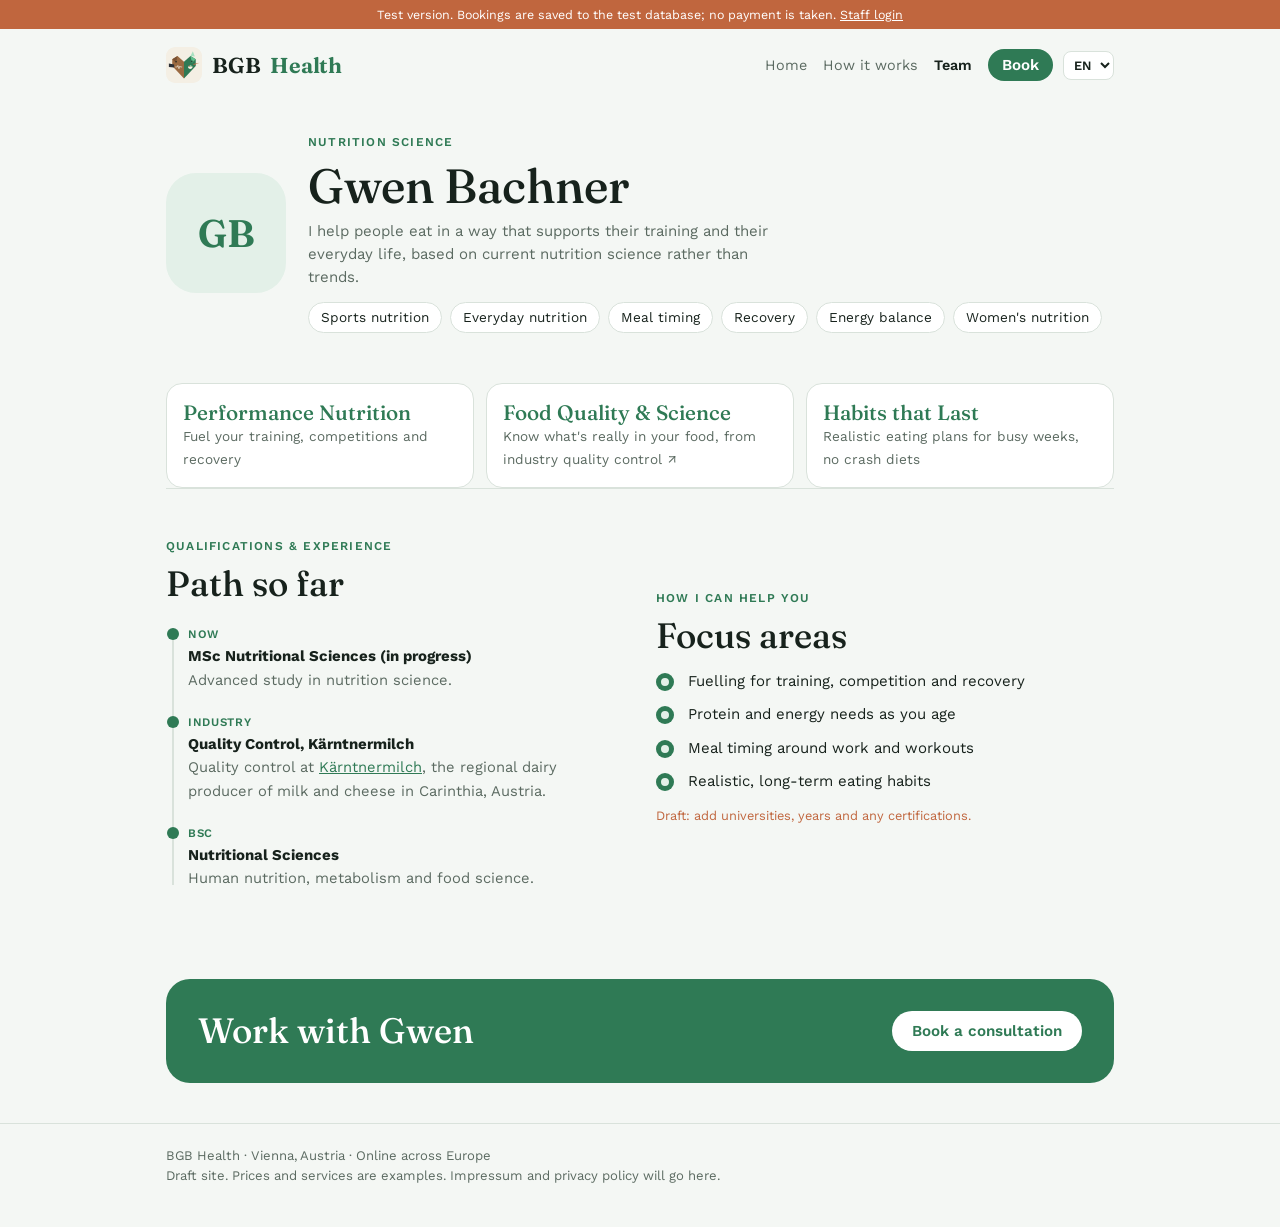
<file: site/gwen.html>
<!doctype html>
<html lang="en"><head><meta charset="utf-8"><meta name="viewport" content="width=device-width, initial-scale=1">
<script>if(window.top!==window.self){try{window.top.location.replace(location.href)}catch(e){}}</script>
<link rel="manifest" href="manifest.webmanifest"><link rel="icon" href="../bgb-icon.svg" type="image/svg+xml"><link rel="apple-touch-icon" href="../bgb-192.png"><meta name="theme-color" content="#2f7a55">
<title>Gwen Bachner · BGB Health</title>
<link rel="stylesheet" href="https://fonts.googleapis.com/css2?family=Fraunces:opsz,wght@9..144,500;9..144,650&family=Work+Sans:wght@400;500;600&display=swap">
<link rel="stylesheet" href="site.css">
<script src="i18n.js"></script>
</head><body>
<div class="draft">Test version. Bookings are saved to the test database; no payment is taken. <a href="../bookings/">Staff login</a></div>
<div class="w">
<header><a href="index.html" class="logo" style="display:flex;align-items:center;gap:10px;color:inherit;text-decoration:none"><img src="../bgb-icon.svg" alt="" width="36" height="36" style="border-radius:9px">BGB <span>Health</span></a>
<nav class="topnav"><a href="index.html">Home</a><a href="index.html#how">How it works</a><a href="team.html" class=on>Team</a><a class="btn" href="book.html" style="padding:7px 14px;color:#fff;margin-left:16px">Book</a></nav></header>
<section class="cvhero"><div class="big-av">GB</div><div><p class="eyebrow">Nutrition science</p><h1 style="margin:0 0 8px">Gwen Bachner</h1><p class="lede" style="margin:0">I help people eat in a way that supports their training and their everyday life, based on current nutrition science rather than trends.</p><div class="chips"><span>Sports nutrition</span><span>Everyday nutrition</span><span>Meal timing</span><span>Recovery</span><span>Energy balance</span><span>Women's nutrition</span></div></div></section>
<div class="stats">
<div class="stat-link"><b>Performance Nutrition</b><span>Fuel your training, competitions and recovery</span></div>
<a class="stat-link" href="https://www.kaerntnermilch.at/" target="_blank" rel="noopener"><b>Food Quality &amp; Science</b><span>Know what's really in your food, from industry quality control ↗</span></a>
<div class="stat-link"><b>Habits that Last</b><span>Realistic eating plans for busy weeks, no crash diets</span></div>
</div>
<section class="band"><div class="split"><div><p class="eyebrow">Qualifications &amp; experience</p><h2 class="h2">Path so far</h2><ul class="tl"><li><small>Now</small><b>MSc Nutritional Sciences (in progress)</b><span>Advanced study in nutrition science.</span></li><li><small>Industry</small><b>Quality Control, Kärntnermilch</b><span>Quality control at <a href="https://www.kaerntnermilch.at/" target="_blank" rel="noopener" style="color:var(--accent)">Kärntnermilch</a>, the regional dairy producer of milk and cheese in Carinthia, Austria.</span></li><li><small>BSc</small><b>Nutritional Sciences</b><span>Human nutrition, metabolism and food science.</span></li></ul></div>
<div><p class="eyebrow">How I can help you</p><h2 class="h2">Focus areas</h2><ul class="ticks"><li>Fuelling for training, competition and recovery</li><li>Protein and energy needs as you age</li><li>Meal timing around work and workouts</li><li>Realistic, long-term eating habits</li></ul><p class="todo">Draft: add universities, years and any certifications.</p></div></div></section>
<div class="cta"><h2 class="h2">Work with Gwen</h2><a class="btn" href="book.html">Book a consultation</a></div>
</div>
<footer><div class="w">BGB Health · Vienna, Austria · Online across Europe<br>Draft site. Prices and services are examples. Impressum and privacy policy will go here.</div></footer>
<script src="track.js" defer></script>
</body></html>
</file>
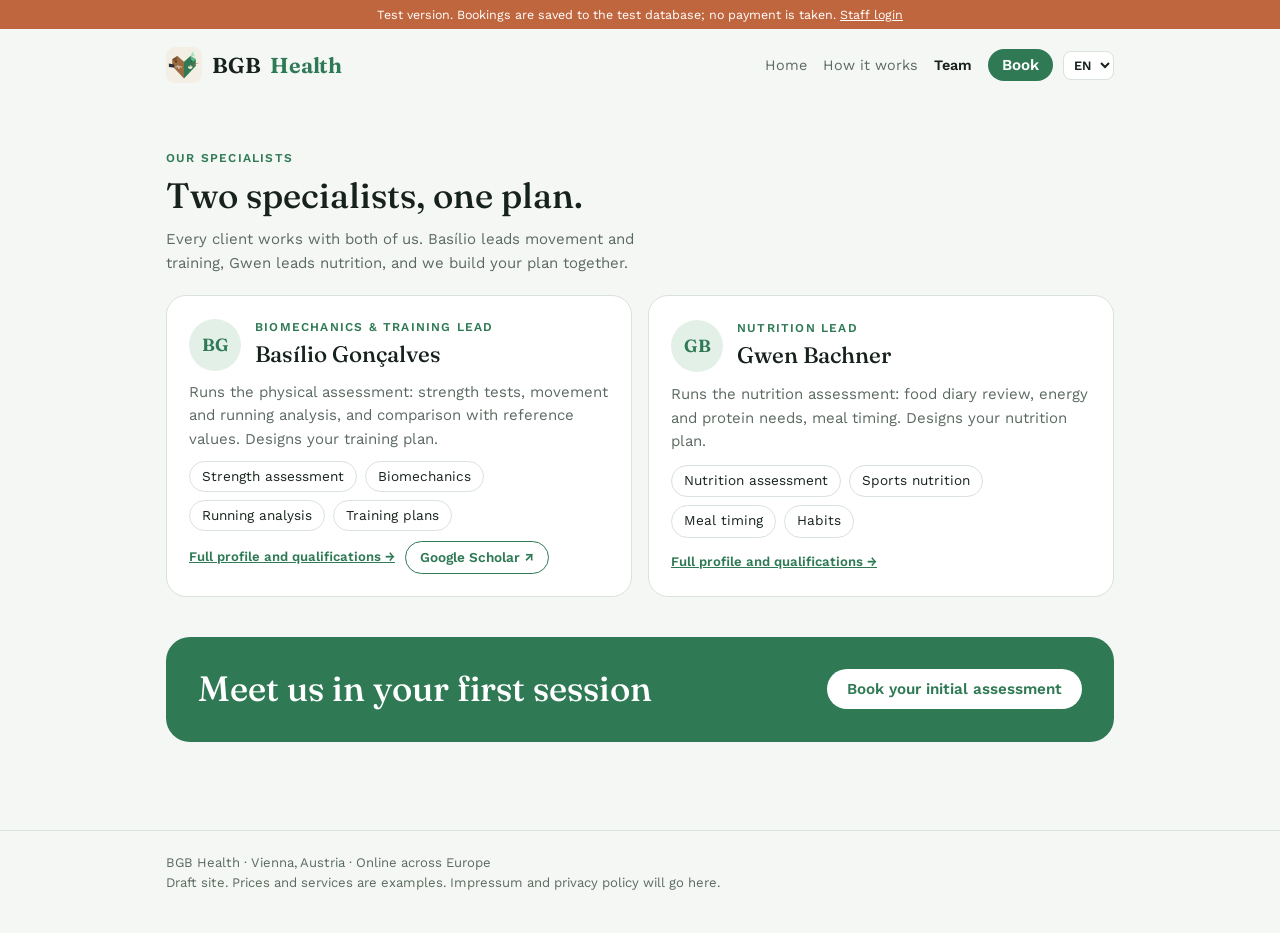
<file: site/team.html>
<!doctype html>
<html lang="en"><head><meta charset="utf-8"><meta name="viewport" content="width=device-width, initial-scale=1">
<script>if(window.top!==window.self){try{window.top.location.replace(location.href)}catch(e){}}</script>
<link rel="manifest" href="manifest.webmanifest"><link rel="icon" href="../bgb-icon.svg" type="image/svg+xml"><link rel="apple-touch-icon" href="../bgb-192.png"><meta name="theme-color" content="#2f7a55">
<title>Team · BGB Health</title>
<link rel="stylesheet" href="https://fonts.googleapis.com/css2?family=Fraunces:opsz,wght@9..144,500;9..144,650&family=Work+Sans:wght@400;500;600&display=swap">
<link rel="stylesheet" href="site.css">
<script src="i18n.js"></script>
</head><body>
<div class="draft">Test version. Bookings are saved to the test database; no payment is taken. <a href="../bookings/">Staff login</a></div>
<div class="w">
<header><a href="index.html" class="logo" style="display:flex;align-items:center;gap:10px;color:inherit;text-decoration:none"><img src="../bgb-icon.svg" alt="" width="36" height="36" style="border-radius:9px">BGB <span>Health</span></a>
<nav class="topnav"><a href="index.html">Home</a><a href="index.html#how">How it works</a><a href="team.html" class=on>Team</a><a class="btn" href="book.html" style="padding:7px 14px;color:#fff;margin-left:16px">Book</a></nav></header>
<section class="band" style="border:0"><p class="eyebrow">Our specialists</p><h1 class="h2">Two specialists, one plan.</h1><p class="lede">Every client works with both of us. Basílio leads movement and training, Gwen leads nutrition, and we build your plan together.</p>
<div class="roles"><div class="role" id="basilio"><div style="display:flex;gap:14px;align-items:center"><div class="av">BG</div><div><p class="eyebrow" style="margin:0">Biomechanics &amp; training lead</p><h3>Basílio Gonçalves</h3></div></div><p style="margin:0;color:var(--muted)">Runs the physical assessment: strength tests, movement and running analysis, and comparison with reference values. Designs your training plan.</p><div class="chips" style="margin:0"><span>Strength assessment</span><span>Biomechanics</span><span>Running analysis</span><span>Training plans</span></div><div style="display:flex;gap:10px;flex-wrap:wrap;align-items:center"><a class="more" href="basilio.html" style="margin:0">Full profile and qualifications →</a><a class="pill-link" href="https://scholar.google.com/citations?user=_hiFpcwAAAAJ&hl=en" target="_blank" rel="noopener">Google Scholar ↗</a></div></div><div class="role" id="gwen"><div style="display:flex;gap:14px;align-items:center"><div class="av">GB</div><div><p class="eyebrow" style="margin:0">Nutrition lead</p><h3>Gwen Bachner</h3></div></div><p style="margin:0;color:var(--muted)">Runs the nutrition assessment: food diary review, energy and protein needs, meal timing. Designs your nutrition plan.</p><div class="chips" style="margin:0"><span>Nutrition assessment</span><span>Sports nutrition</span><span>Meal timing</span><span>Habits</span></div><a class="more" href="gwen.html">Full profile and qualifications →</a></div></div>
<div class="cta"><h2 class="h2">Meet us in your first session</h2><a class="btn" href="book.html">Book your initial assessment</a></div></section>
</div>
<footer><div class="w">BGB Health · Vienna, Austria · Online across Europe<br>Draft site. Prices and services are examples. Impressum and privacy policy will go here.</div></footer>
<script src="track.js" defer></script>
</body></html>
</file>
<file: site/site.css>
:root{--bg:#f4f7f4;--card:#fff;--fg:#17221c;--muted:#5b6a61;--line:#d9e2db;--accent:#2f7a55;--accent2:#e3f0e8;--warm:#c0663e;
--display:"Fraunces",Georgia,serif;--body:"Work Sans",system-ui,sans-serif}
@media (prefers-color-scheme:dark){:root{--bg:#111714;--card:#19211d;--fg:#e4ece6;--muted:#95a59b;--line:#2a3630;--accent:#5fbf8c;--accent2:#1f3329;--warm:#e08b62;color-scheme:dark}}
*{box-sizing:border-box}
body{margin:0;background:var(--bg);color:var(--fg);font-family:var(--body);font-size:15px;line-height:1.55}
.w{max-width:980px;margin:0 auto;padding:0 max(16px,env(safe-area-inset-left,0px))}
.draft{background:var(--warm);color:#fff;font-size:.78rem;text-align:center;padding:5px 12px}
.draft a{color:#fff}
header{padding:18px 0;display:flex;justify-content:space-between;align-items:center;gap:12px}
.logo{font-family:var(--display);font-weight:650;font-size:1.35rem;letter-spacing:-.01em}
.logo span{color:var(--accent)}
nav a{color:var(--muted);text-decoration:none;margin-left:16px;font-size:.9rem}
.hero{padding:36px 0 28px;display:grid;grid-template-columns:1.3fr 1fr;gap:28px;align-items:center}
@media(max-width:760px){.hero{grid-template-columns:1fr}nav{display:none}}
h1{font-family:var(--display);font-weight:500;font-size:clamp(2rem,5vw,3rem);line-height:1.08;margin:0 0 14px;text-wrap:balance}
.lede{color:var(--muted);max-width:52ch;margin:0 0 20px}
.btn{display:inline-block;background:var(--accent);color:#fff;border:0;border-radius:999px;padding:11px 20px;font:600 .95rem var(--body);cursor:pointer;text-decoration:none}
.btn.ghost{background:transparent;color:var(--accent);border:1.5px solid var(--accent)}
.btn:disabled{opacity:.4;cursor:not-allowed}
.btn:focus-visible,button:focus-visible,input:focus-visible,textarea:focus-visible{outline:2px solid var(--accent);outline-offset:2px}
.team{display:grid;gap:12px}
.person{background:var(--card);border:1px solid var(--line);border-radius:14px;padding:16px;display:flex;gap:14px;align-items:center}
.av{width:52px;height:52px;border-radius:50%;background:var(--accent2);color:var(--accent);display:grid;place-items:center;font:650 1.1rem var(--display);flex:none}
.person b{display:block}.person small{color:var(--muted)}
section{padding:28px 0}
h2{font-family:var(--display);font-weight:500;font-size:1.6rem;margin:0 0 6px}
.sub{color:var(--muted);margin:0 0 18px}
.steps{display:flex;gap:8px;margin-bottom:18px;flex-wrap:wrap}
.steps span{font-size:.8rem;padding:4px 12px;border-radius:999px;background:var(--card);border:1px solid var(--line);color:var(--muted)}
.steps span.on{background:var(--accent);border-color:var(--accent);color:#fff}
.svc{display:grid;grid-template-columns:repeat(auto-fill,minmax(230px,1fr));gap:12px}
.s{background:var(--card);border:1.5px solid var(--line);border-radius:14px;padding:16px;cursor:pointer;text-align:left;font:inherit;color:inherit;display:flex;flex-direction:column;gap:6px}
.s[aria-pressed="true"]{border-color:var(--accent);background:var(--accent2)}
.s .t{font-weight:600}.s .d{color:var(--muted);font-size:.87rem;flex:1}
.s .m{display:flex;justify-content:space-between;font-size:.85rem;font-variant-numeric:tabular-nums}
.tag{font-size:.7rem;text-transform:uppercase;letter-spacing:.07em;color:var(--accent);font-weight:600}
.panel{background:var(--card);border:1px solid var(--line);border-radius:14px;padding:18px}
.days{display:flex;gap:8px;overflow-x:auto;padding-bottom:6px}
.day,.slot{border:1.5px solid var(--line);background:var(--bg);color:var(--fg);border-radius:10px;font:inherit;cursor:pointer}
.day{min-width:64px;padding:8px 6px;text-align:center}
.day small{display:block;color:var(--muted);font-size:.72rem}
.day[aria-pressed="true"],.slot[aria-pressed="true"]{background:var(--accent);border-color:var(--accent);color:#fff}
.day[aria-pressed="true"] small{color:#fff}
.slots{display:grid;grid-template-columns:repeat(auto-fill,minmax(80px,1fr));gap:8px;margin-top:14px}
.slot{padding:8px;font-variant-numeric:tabular-nums}
.slot:disabled{opacity:.35;text-decoration:line-through;cursor:not-allowed}
form{display:grid;gap:12px}
.two{display:grid;grid-template-columns:1fr 1fr;gap:12px}
@media(max-width:560px){.two{grid-template-columns:1fr}}
label{display:grid;gap:4px;font-size:.87rem;color:var(--muted)}
input,textarea{font:inherit;color:var(--fg);background:var(--bg);border:1px solid var(--line);border-radius:8px;padding:9px 10px;width:100%}
.check{display:flex;gap:8px;align-items:flex-start}.check input{width:auto;margin-top:4px}
.sum{display:flex;justify-content:space-between;flex-wrap:wrap;gap:8px;padding:12px 14px;border-radius:10px;background:var(--accent2);margin-bottom:6px;font-size:.92rem}
.nav{display:flex;justify-content:space-between;margin-top:16px;gap:10px}
.done{text-align:center;padding:30px 10px}
.done .ok{width:56px;height:56px;border-radius:50%;background:var(--accent);color:#fff;display:grid;place-items:center;font-size:1.6rem;margin:0 auto 12px}
footer{border-top:1px solid var(--line);padding:22px 0 40px;color:var(--muted);font-size:.82rem}
.topnav a.on{color:var(--fg);font-weight:600}
.band{padding:48px 0;border-top:1px solid var(--line)}
.eyebrow{font-size:.75rem;text-transform:uppercase;letter-spacing:.1em;color:var(--accent);font-weight:600;margin:0 0 8px}
.h2{font-family:var(--display);font-weight:500;font-size:clamp(1.6rem,4vw,2.2rem);line-height:1.15;margin:0 0 12px;text-wrap:balance}
.split{display:grid;grid-template-columns:1fr 1fr;gap:32px;align-items:center}
.split.rev>:first-child{order:2}
@media(max-width:760px){.split{grid-template-columns:1fr}.split.rev>:first-child{order:0}}
.art{background:var(--card);border:1px solid var(--line);border-radius:20px;padding:12px}
.art svg{width:100%;height:auto;display:block}
.ticks{list-style:none;padding:0;margin:14px 0 0;display:grid;gap:10px}
.ticks li{display:grid;grid-template-columns:22px 1fr;gap:10px}
.ticks li:before{content:"";width:18px;height:18px;margin-top:3px;border-radius:50%;background:var(--accent2);box-shadow:inset 0 0 0 5px var(--accent)}
.aud{display:grid;grid-template-columns:repeat(3,1fr);gap:14px;margin-top:18px}
@media(max-width:760px){.aud{grid-template-columns:1fr}}
.aud div{background:var(--card);border:1px solid var(--line);border-radius:16px;padding:18px}
.aud b{font-family:var(--display);font-weight:500;font-size:1.2rem;display:block;margin-bottom:4px}
.goals{display:grid;grid-template-columns:repeat(auto-fill,minmax(200px,1fr));gap:12px;margin-top:18px}
.goal{background:var(--card);border:1px solid var(--line);border-radius:16px;padding:16px;display:grid;gap:6px}
.goal svg{width:40px;height:40px}
.goal b{font-weight:600}.goal span{color:var(--muted);font-size:.9rem}
.steps3{display:grid;grid-template-columns:repeat(3,1fr);gap:12px;margin-top:18px;counter-reset:s}
@media(max-width:620px){.steps3{grid-template-columns:1fr}}
.steps3 div{border-top:3px solid var(--accent);padding-top:12px}
.steps3 b{display:block;margin-bottom:4px}
.steps3 b:before{counter-increment:s;content:counter(s) ". ";color:var(--accent)}
.cta{background:var(--accent);color:#fff;border-radius:24px;padding:32px;display:flex;justify-content:space-between;gap:16px;align-items:center;flex-wrap:wrap;margin:40px 0}
.cta .h2{color:#fff;margin:0}.cta .btn{background:#fff;color:var(--accent)}
a.person{color:inherit;text-decoration:none}
a.person:hover{border-color:var(--accent)}
.more{color:var(--accent);font-size:.82rem;font-weight:600;margin-top:4px;display:block}
.cvhero{display:grid;grid-template-columns:auto 1fr;gap:22px;align-items:center;padding:32px 0}
@media(max-width:560px){.cvhero{grid-template-columns:1fr}}
.big-av{width:120px;height:120px;border-radius:30px;background:var(--accent2);color:var(--accent);display:grid;place-items:center;font:650 2.4rem var(--display)}
.chips{display:flex;flex-wrap:wrap;gap:8px;margin-top:12px}
.chips span{border:1px solid var(--line);background:var(--card);border-radius:999px;padding:4px 12px;font-size:.85rem}
.tl{position:relative;margin:18px 0 0;padding:0 0 0 22px;list-style:none;display:grid;gap:18px}
.tl:before{content:"";position:absolute;left:6px;top:6px;bottom:6px;width:2px;background:var(--line)}
.tl li{position:relative}
.tl li:before{content:"";position:absolute;left:-21px;top:6px;width:12px;height:12px;border-radius:50%;background:var(--accent)}
.tl small{color:var(--accent);font-weight:600;text-transform:uppercase;letter-spacing:.06em;font-size:.72rem}
.tl b{display:block}.tl span{color:var(--muted);font-size:.92rem}
.stats{display:grid;grid-template-columns:repeat(3,1fr);gap:12px;margin-top:18px}
.stats div{background:var(--card);border:1px solid var(--line);border-radius:16px;padding:16px}
.stats b{font:500 1.5rem var(--display);display:block;color:var(--accent)}
.stats span{font-size:.85rem;color:var(--muted)}
.todo{font-size:.8rem;color:var(--warm)}
header{flex-wrap:wrap}
@media(max-width:760px){nav.topnav{display:flex!important;align-items:center}nav.topnav a:not(.btn){display:none}nav.topnav a.btn{margin-left:0!important}}
.topnav{display:flex;align-items:center}

.spec{margin:14px 0 0;font-size:.85rem}.spec a{color:var(--accent);font-weight:600;text-decoration:none}
.try{margin-top:18px;display:flex;gap:14px;align-items:center;justify-content:space-between;flex-wrap:wrap;border:1.5px dashed var(--accent);border-radius:16px;padding:14px 16px;background:var(--accent2)}
.try b{display:block;font-family:var(--display);font-weight:500;font-size:1.15rem}.try span{color:var(--muted);font-size:.9rem}
.roles{display:grid;grid-template-columns:1fr 1fr;gap:16px;margin-top:20px}@media(max-width:700px){.roles{grid-template-columns:1fr}}
.role{background:var(--card);border:1px solid var(--line);border-radius:20px;padding:22px;display:grid;gap:10px;scroll-margin-top:20px}
.role h3{margin:0;font-family:var(--display);font-weight:500;font-size:1.4rem}
.sic{width:44px;height:44px;display:block;margin-bottom:10px}
.hero-logo{grid-template-columns:1fr 1.25fr}
.biglogo img{width:100%;max-width:360px;aspect-ratio:1;border-radius:22%;display:block;margin:0 auto}
@media(max-width:760px){.hero-logo{grid-template-columns:1fr}.biglogo img{max-width:200px}}
.pill-link{display:inline-block;border:1.5px solid var(--accent);color:var(--accent);border-radius:999px;padding:5px 14px;font-weight:600;font-size:.85rem;text-decoration:none}
.pill-link:hover{background:var(--accent2)}
.stat-link{display:block;background:var(--card);border:1px solid var(--line);border-radius:16px;padding:16px;text-decoration:none;color:inherit}.stat-link:hover{border-color:var(--accent)}.stat-link b{font:500 1.3rem var(--display);display:block;color:var(--accent)}.stat-link span{font-size:.85rem;color:var(--muted)}
@media(max-width:620px){.stats{grid-template-columns:1fr}}
.tl-scroll{max-height:250px;overflow-y:auto;padding-right:8px;scrollbar-width:thin;scrollbar-color:var(--accent) transparent;-webkit-mask-image:linear-gradient(#000 85%,transparent);mask-image:linear-gradient(#000 85%,transparent);padding-bottom:28px}
.tl-scroll:before{bottom:auto;height:calc(var(--n,12)*76px)}
.tl-scroll:focus-visible{outline:2px solid var(--accent);outline-offset:4px}
@media(max-width:760px){
 header{flex-direction:column;align-items:flex-start;gap:10px;padding-bottom:6px}
 nav.topnav{display:flex!important;gap:6px;overflow-x:auto;width:100%;padding-bottom:4px}
 nav.topnav a:not(.btn){display:inline-block!important;margin:0!important;padding:6px 12px;border:1px solid var(--line);border-radius:999px;font-size:.88rem;white-space:nowrap;color:var(--fg)}
 nav.topnav a.on{background:var(--accent2);border-color:var(--accent);color:var(--accent)}
 nav.topnav a.btn{display:none!important}
}
@media(max-width:760px){
 header{flex-direction:row!important;align-items:center!important;justify-content:space-between;gap:8px;flex-wrap:nowrap!important}
 header .logo{font-size:1.1rem;gap:7px!important;flex:none}
 header .logo img{width:30px;height:30px}
 nav.topnav{width:auto;justify-content:flex-end;gap:2px;overflow:visible;padding:0}
 nav.topnav a:not(.btn){border:0;padding:5px 7px;font-size:.8rem;border-radius:8px}
}
.langsel{font:600 .8rem var(--body);color:var(--fg);background:var(--card);border:1px solid var(--line);border-radius:8px;padding:5px 6px;margin-left:10px;cursor:pointer}
@media(max-width:420px){nav.topnav a[href="index.html"]:not(.btn){display:none!important}.langsel{margin-left:4px;padding:4px}}
@media(max-width:420px){header .logo{font-size:1rem}header .logo img{width:26px;height:26px}nav.topnav a:not(.btn){padding:5px 5px!important;font-size:.76rem!important}.langsel{font-size:.74rem;padding:3px 2px}}
</file>
